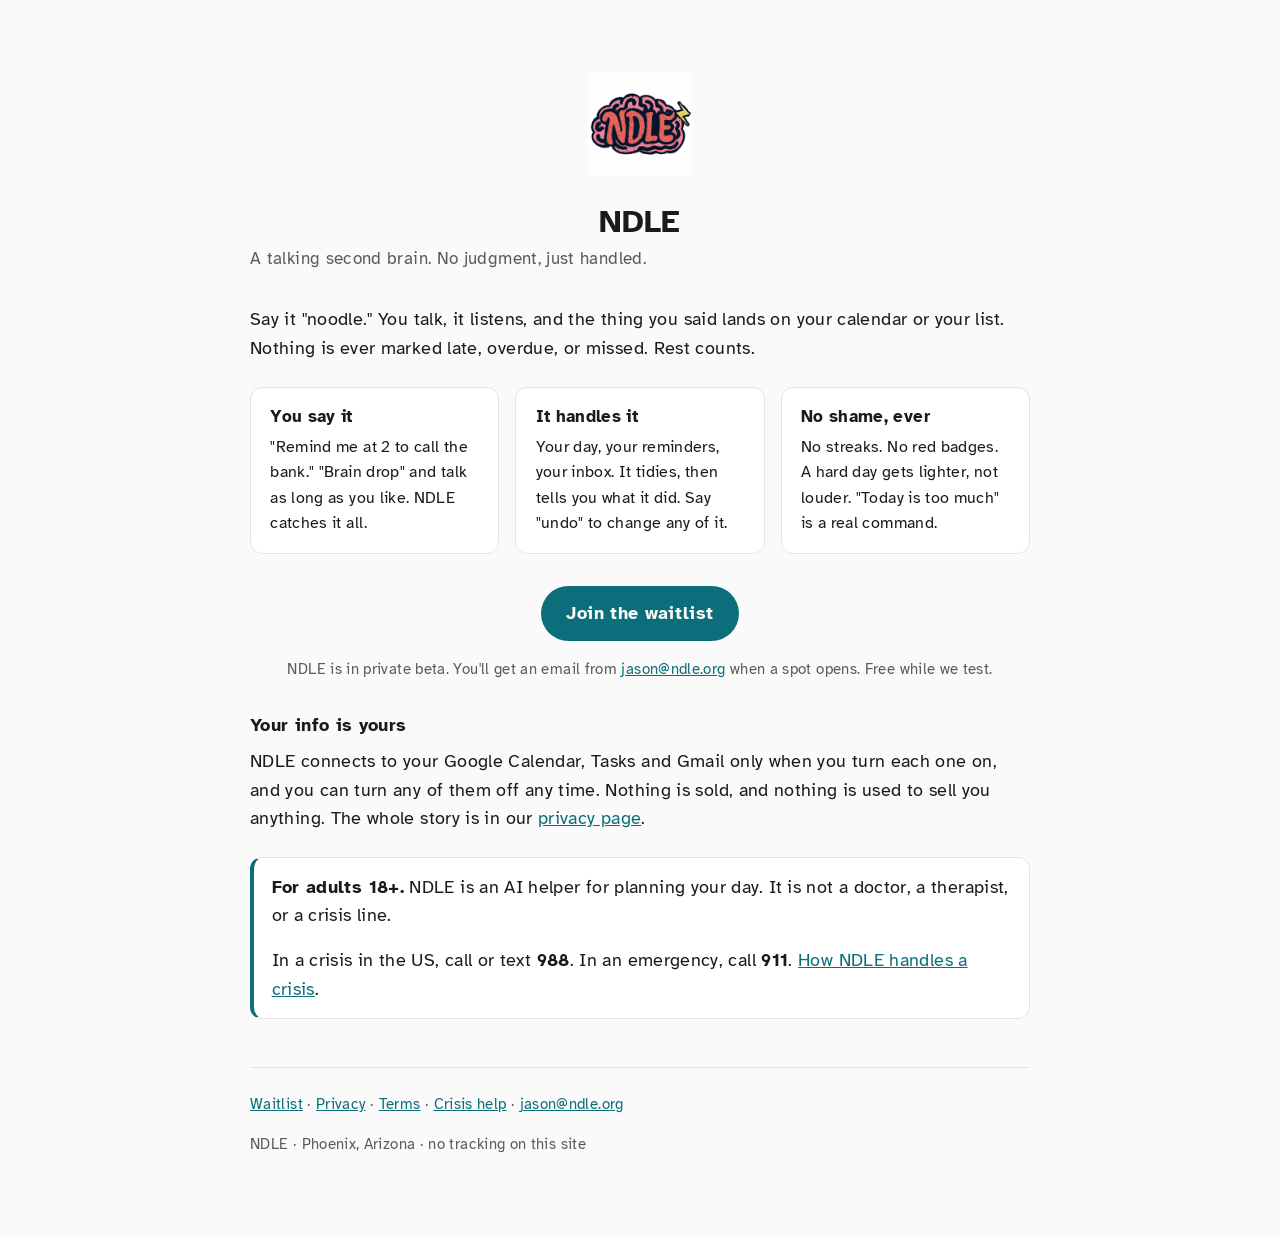
<file: index.html>
<!doctype html>
<html lang="en">
<head>
<meta charset="utf-8">
<meta name="viewport" content="width=device-width, initial-scale=1">
<title>NDLE &mdash; A talking second brain</title>
<meta name="description" content="NDLE is a talking second brain for ADHD and dyslexic minds. No judgment, just handled. In private beta for adults 18+.">
<link rel="preconnect" href="https://fonts.googleapis.com">
<link rel="preconnect" href="https://fonts.gstatic.com" crossorigin>
<link rel="stylesheet" href="https://fonts.googleapis.com/css2?family=Atkinson+Hyperlegible:ital,wght@0,400;0,700;1,400&display=swap">
<link rel="stylesheet" href="_shared.css">
</head>
<body>
<main>
  <div class="hero">
    <span class="mark lg" role="img" aria-label="NDLE"></span>
    <h1>NDLE</h1>
    <p class="tag">A talking second brain. No judgment, just handled.</p>
  </div>

  <p>Say it "noodle." You talk, it listens, and the thing you said lands on your calendar or your list. Nothing is ever marked late, overdue, or missed. Rest counts.</p>

  <div class="cards">
    <div class="card">
      <h2>You say it</h2>
      <p>"Remind me at 2 to call the bank." "Brain drop" and talk as long as you like. NDLE catches it all.</p>
    </div>
    <div class="card">
      <h2>It handles it</h2>
      <p>Your day, your reminders, your inbox. It tidies, then tells you what it did. Say "undo" to change any of it.</p>
    </div>
    <div class="card">
      <h2>No shame, ever</h2>
      <p>No streaks. No red badges. A hard day gets lighter, not louder. "Today is too much" is a real command.</p>
    </div>
  </div>

  <p class="center"><a class="cta" href="waitlist.html">Join the waitlist</a></p>
  <p class="center muted">NDLE is in private beta. You'll get an email from <a href="mailto:jason@ndle.org">jason@ndle.org</a> when a spot opens. Free while we test.</p>

  <h2>Your info is yours</h2>
  <p>NDLE connects to your Google Calendar, Tasks and Gmail only when you turn each one on, and you can turn any of them off any time. Nothing is sold, and nothing is used to sell you anything. The whole story is in our <a href="privacy.html">privacy page</a>.</p>

  <div class="note">
    <p><strong>For adults 18+.</strong> NDLE is an AI helper for planning your day. It is not a doctor, a therapist, or a crisis line.</p>
    <p style="margin:0">In a crisis in the US, call or text <strong>988</strong>. In an emergency, call <strong>911</strong>. <a href="crisis.html">How NDLE handles a crisis</a>.</p>
  </div>

  <nav class="foot">
    <p class="muted"><a href="waitlist.html">Waitlist</a> &middot; <a href="privacy.html">Privacy</a> &middot; <a href="terms.html">Terms</a> &middot; <a href="crisis.html">Crisis help</a> &middot; <a href="mailto:jason@ndle.org">jason@ndle.org</a></p>
    <p class="muted">NDLE &middot; Phoenix, Arizona &middot; no tracking on this site</p>
  </nav>
</main>
</body>
</html>
</file>
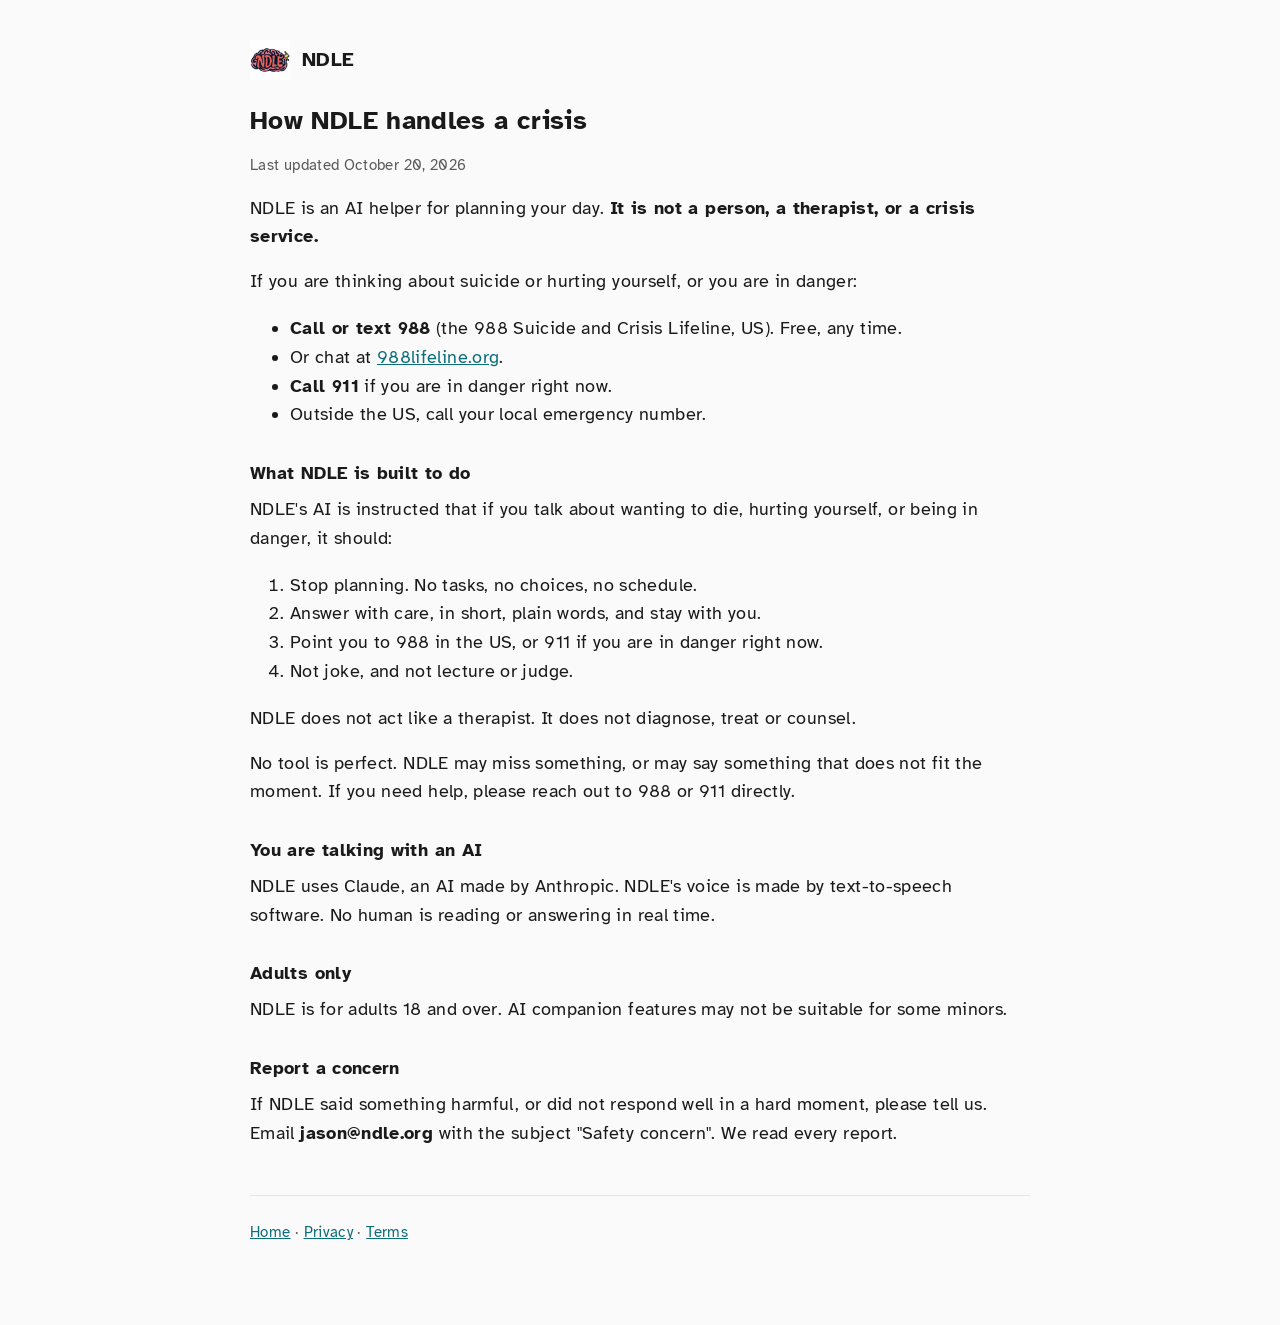
<file: crisis.html>
<!doctype html>
<html lang="en">
<head>
<meta charset="utf-8">
<meta name="viewport" content="width=device-width, initial-scale=1">
<title>NDLE &mdash; How NDLE handles a crisis</title>
<link rel="preconnect" href="https://fonts.googleapis.com">
<link rel="preconnect" href="https://fonts.gstatic.com" crossorigin>
<link rel="stylesheet" href="https://fonts.googleapis.com/css2?family=Atkinson+Hyperlegible:ital,wght@0,400;0,700;1,400&display=swap">
<link rel="stylesheet" href="_shared.css">
</head>
<body>
<main>
  <div class="brand"><span class="mark sm"></span><span>NDLE</span></div>
  <h1>How NDLE handles a crisis</h1>
  <p class="muted">Last updated October 20, 2026</p>
  <p>NDLE is an AI helper for planning your day. <strong>It is not a person, a therapist, or a crisis service.</strong></p>
  <p>If you are thinking about suicide or hurting yourself, or you are in danger:</p>
  <ul>
  <li><strong>Call or text 988</strong> (the 988 Suicide and Crisis Lifeline, US). Free, any time.</li>
  <li>Or chat at <a href="https://988lifeline.org">988lifeline.org</a>.</li>
  <li><strong>Call 911</strong> if you are in danger right now.</li>
  <li>Outside the US, call your local emergency number.</li>
  </ul>
  
  <h2>What NDLE is built to do</h2>
  <p>NDLE's AI is instructed that if you talk about wanting to die, hurting yourself, or being in danger, it should:</p>
  <ol>
  <li>Stop planning. No tasks, no choices, no schedule.</li>
  <li>Answer with care, in short, plain words, and stay with you.</li>
  <li>Point you to 988 in the US, or 911 if you are in danger right now.</li>
  <li>Not joke, and not lecture or judge.</li>
  </ol>
  <p>NDLE does not act like a therapist. It does not diagnose, treat or counsel.</p>
  <p>No tool is perfect. NDLE may miss something, or may say something that does not fit the moment. If you need help, please reach out to 988 or 911 directly.</p>
  
  <h2>You are talking with an AI</h2>
  <p>NDLE uses Claude, an AI made by Anthropic. NDLE's voice is made by text-to-speech software. No human is reading or answering in real time.</p>
  
  <h2>Adults only</h2>
  <p>NDLE is for adults 18 and over. AI companion features may not be suitable for some minors.</p>
  
  <h2>Report a concern</h2>
  <p>If NDLE said something harmful, or did not respond well in a hard moment, please tell us. Email <strong>jason@ndle.org</strong> with the subject "Safety concern". We read every report.</p>

  <nav class="foot"><p class="muted"><a href="index.html">Home</a> &middot; <a href="privacy.html">Privacy</a> &middot; <a href="terms.html">Terms</a></p></nav>
</main>
</body>
</html>
</file>
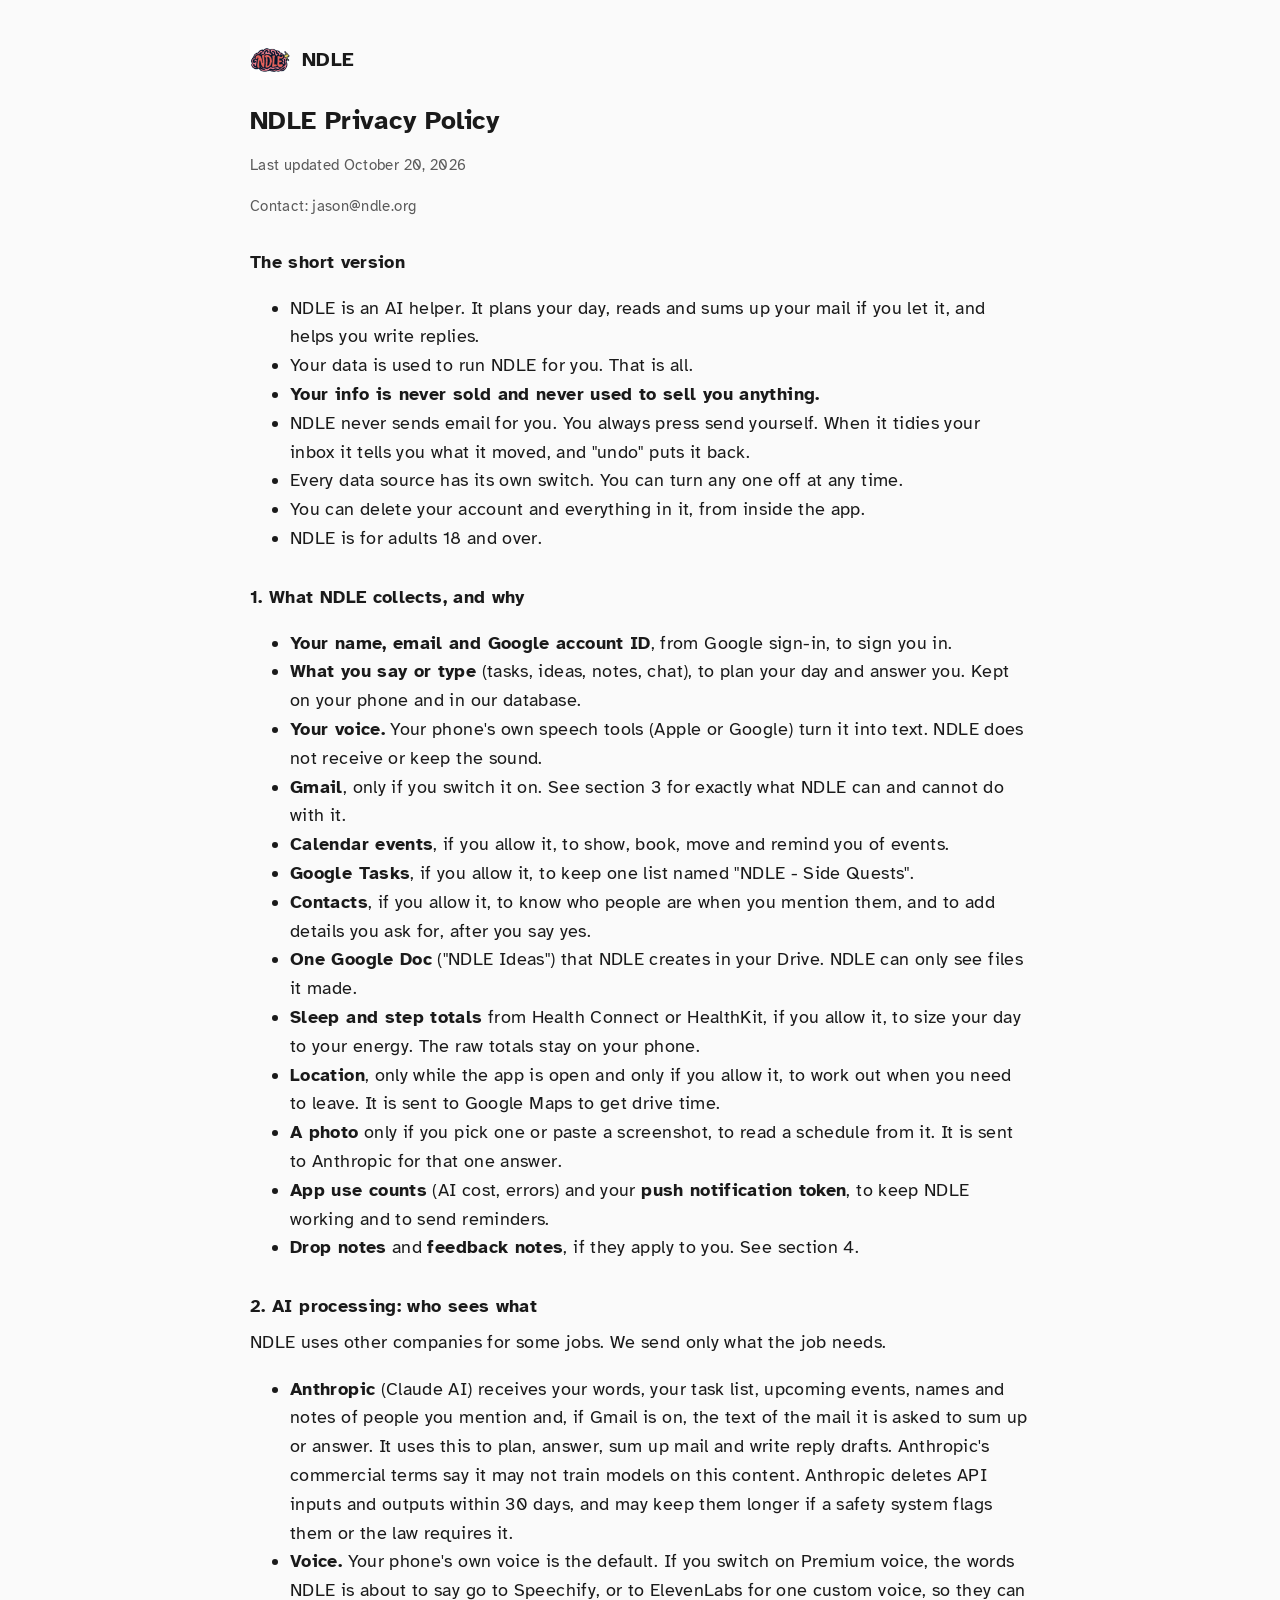
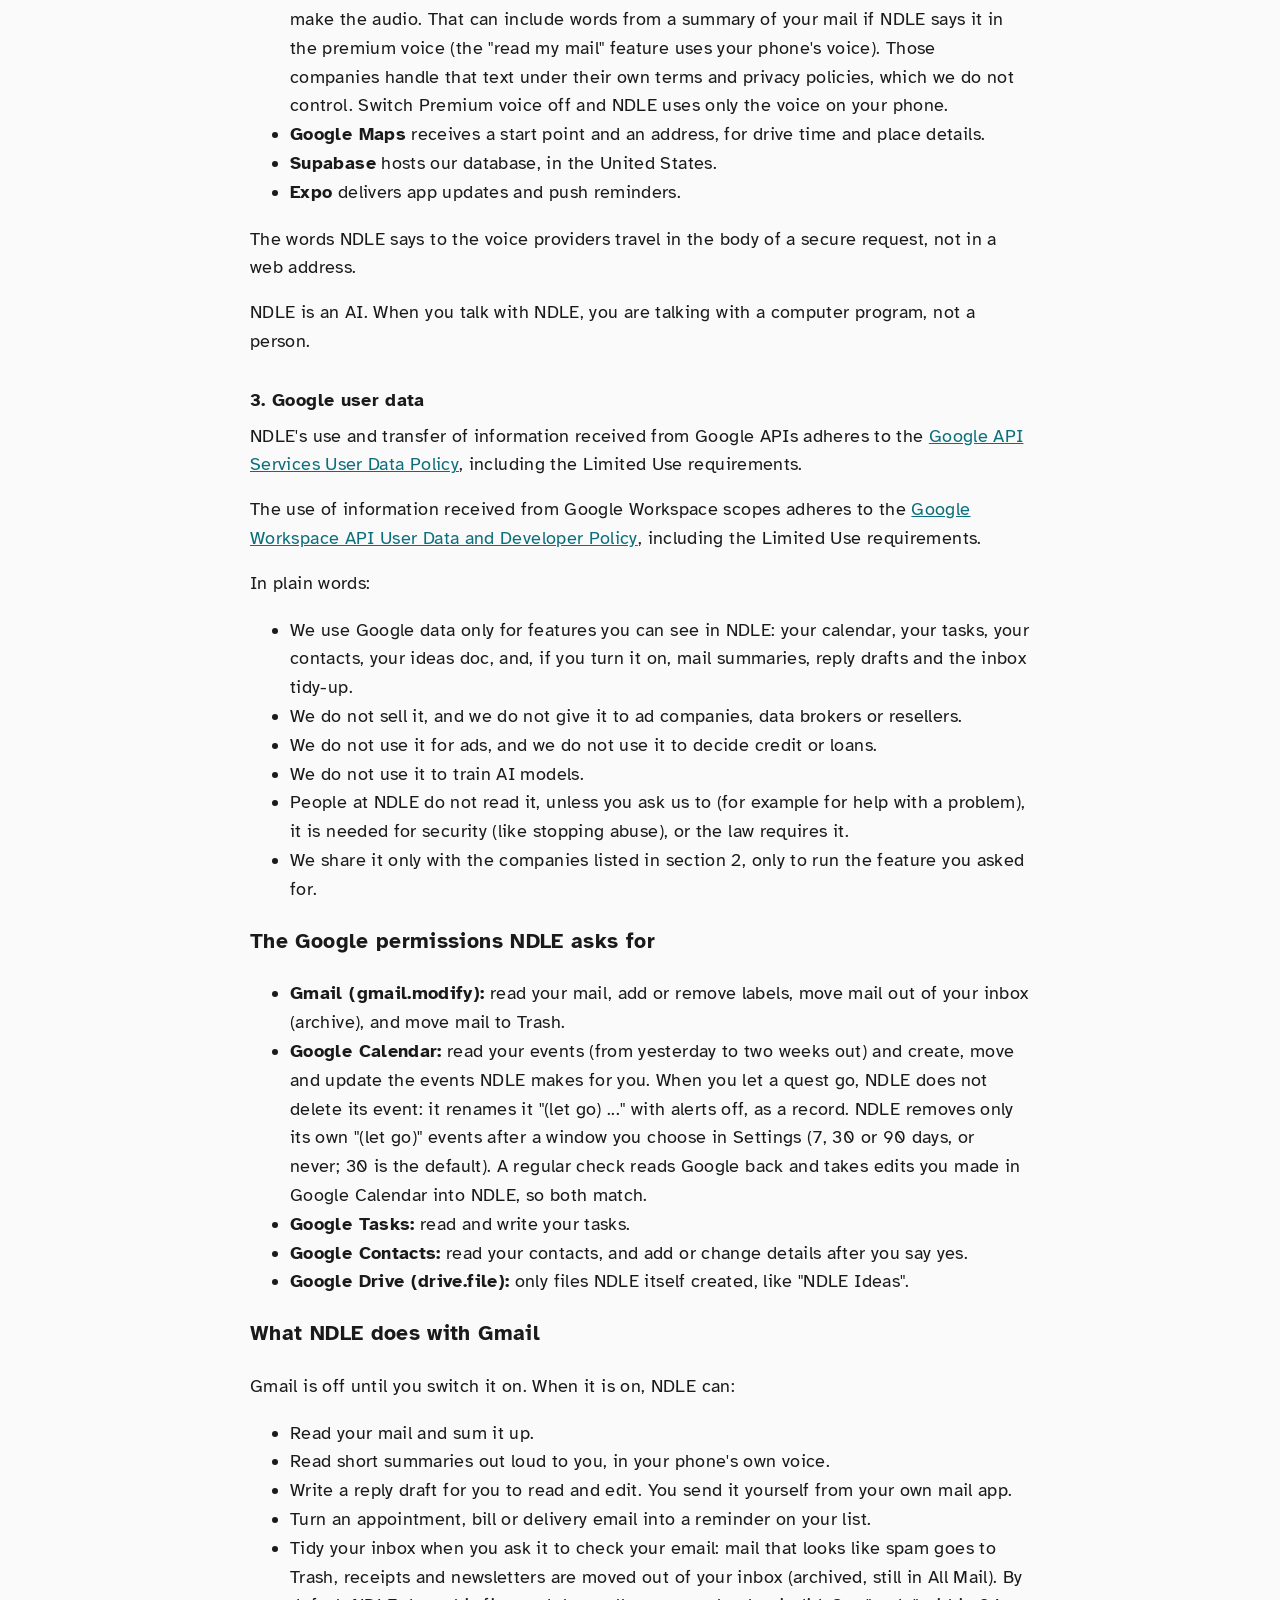
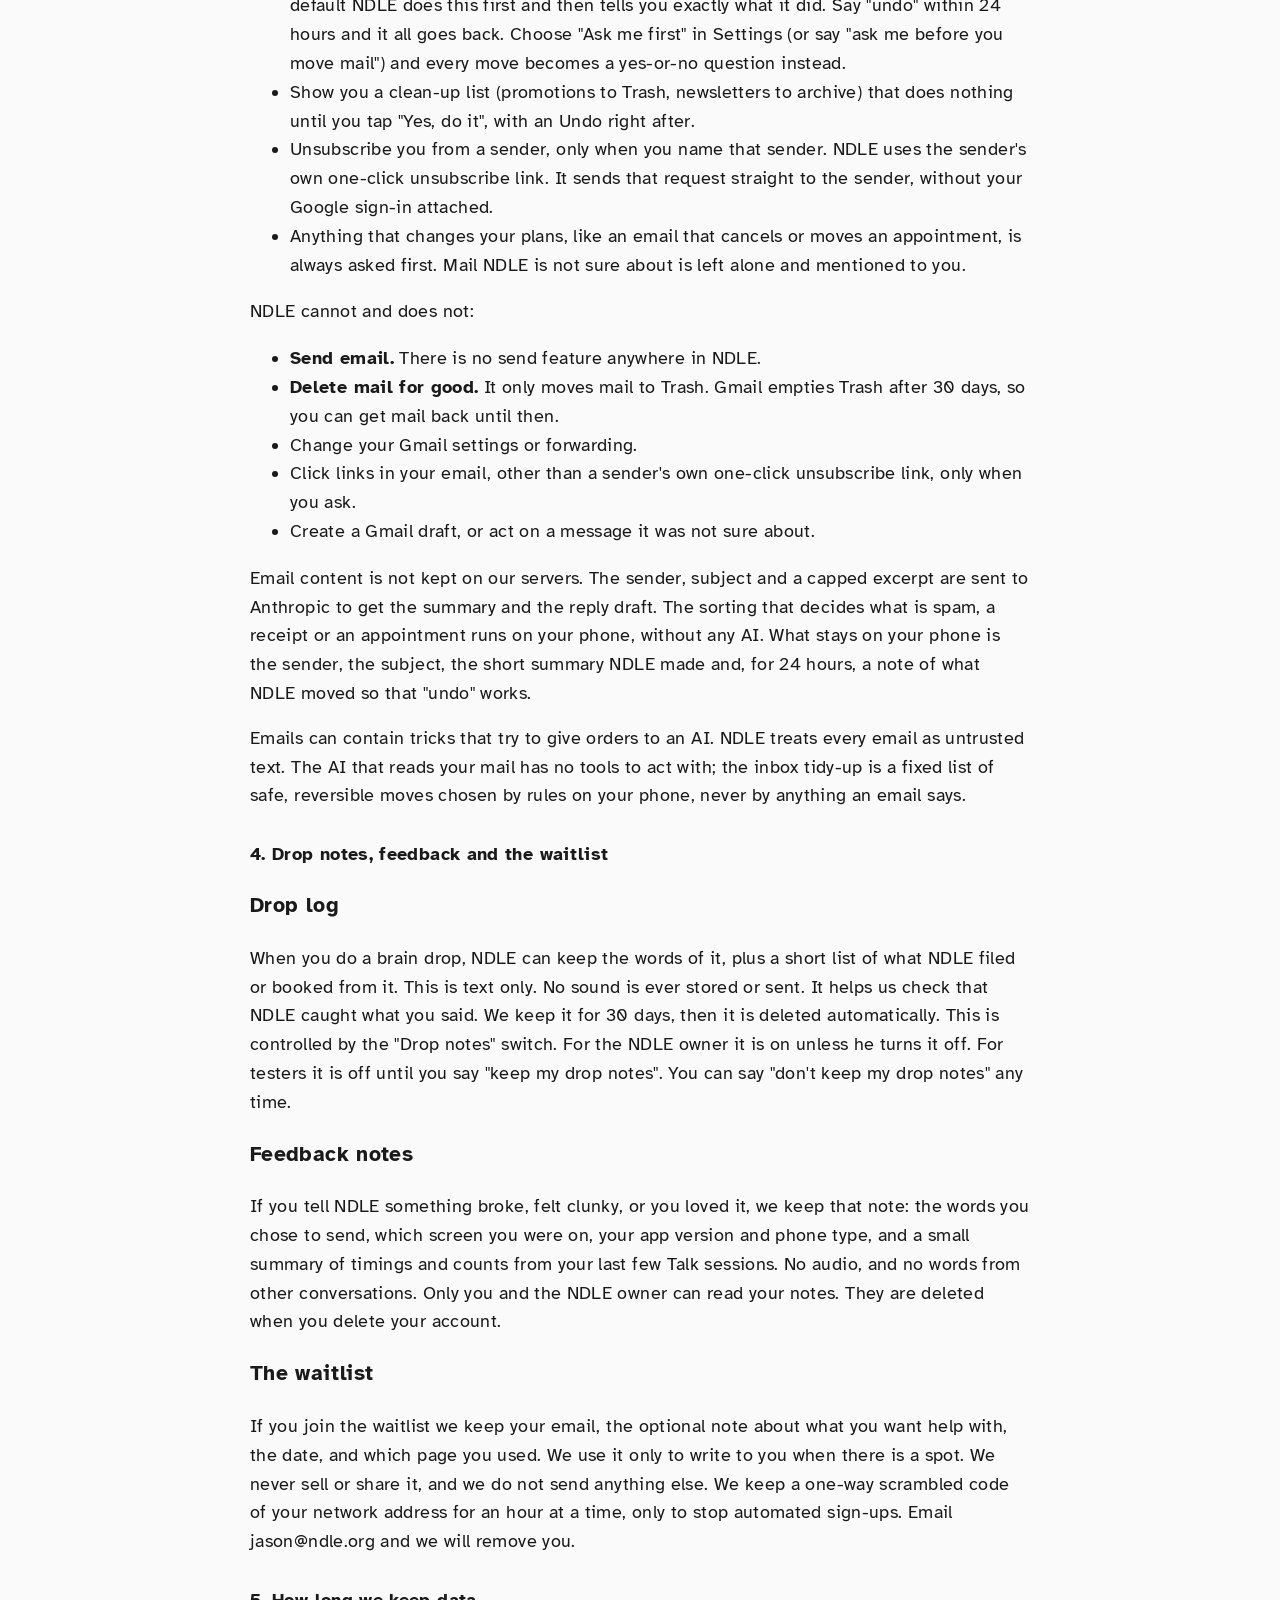
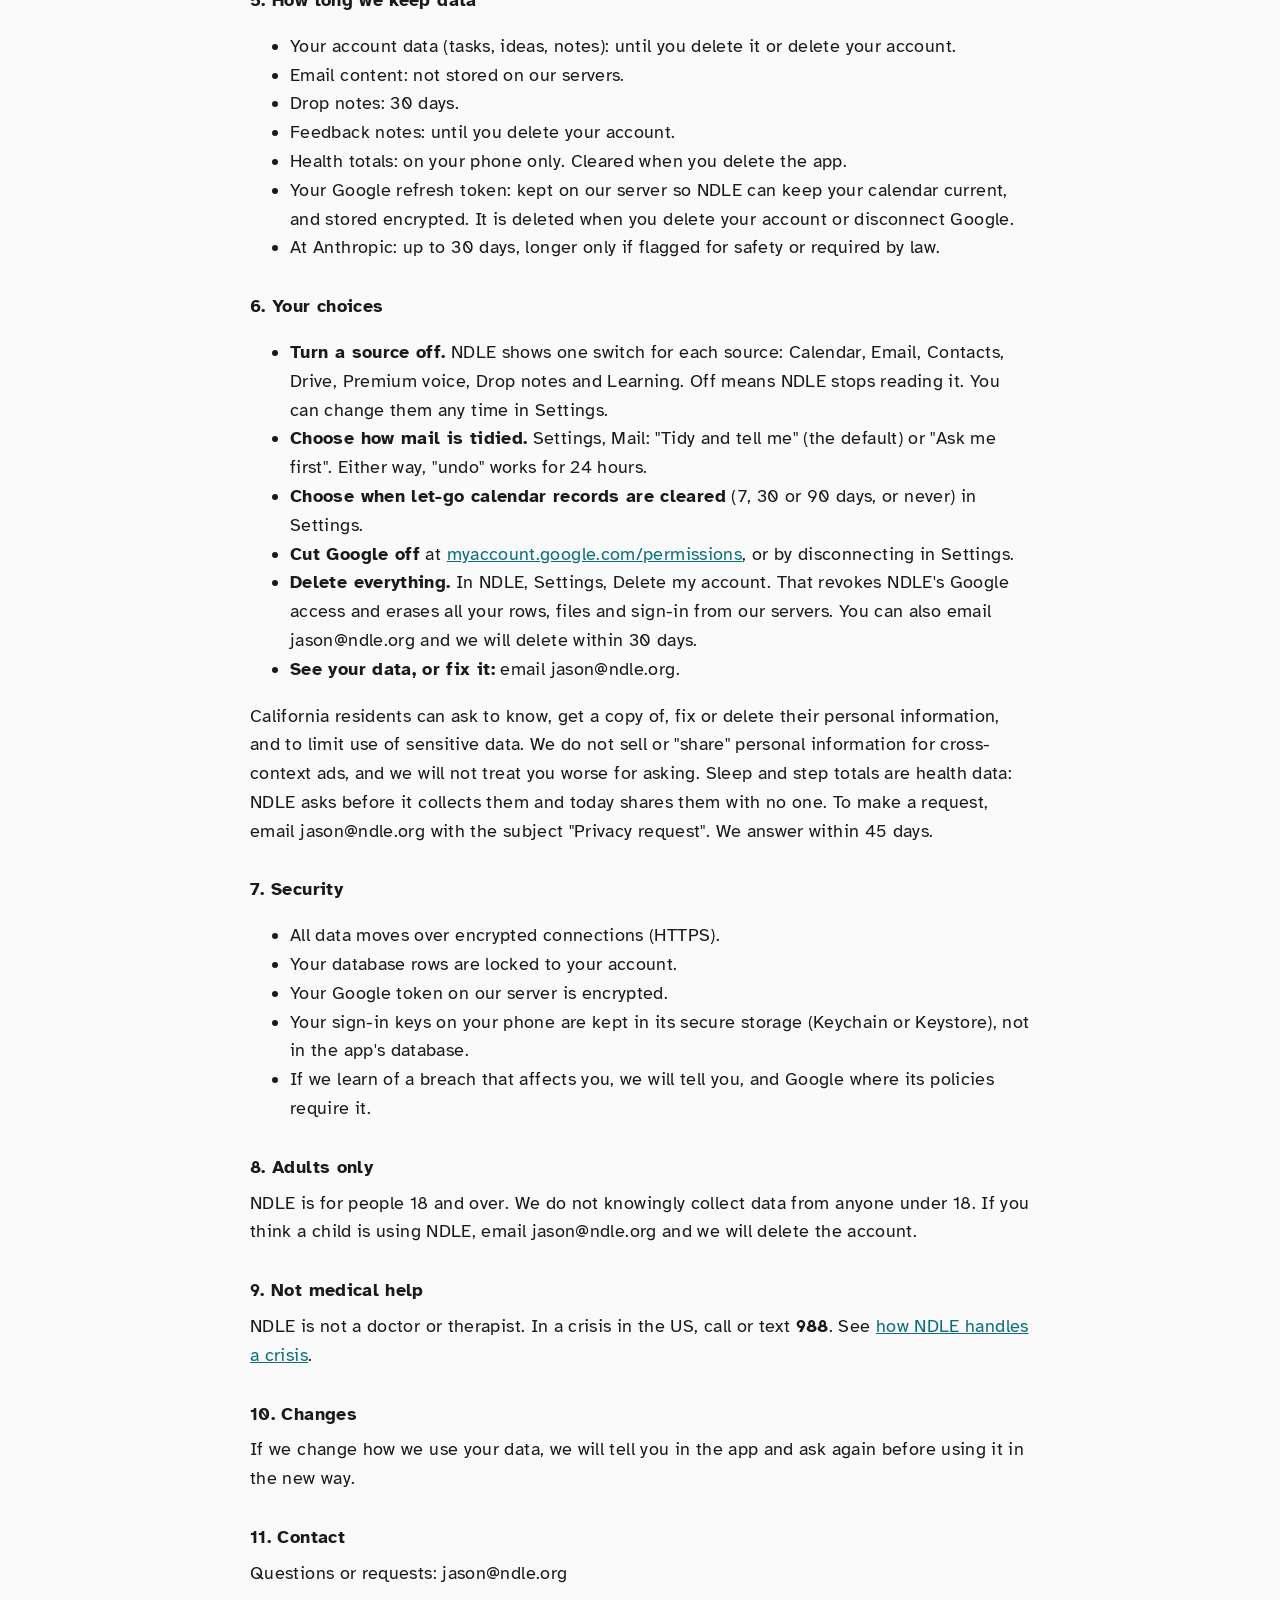
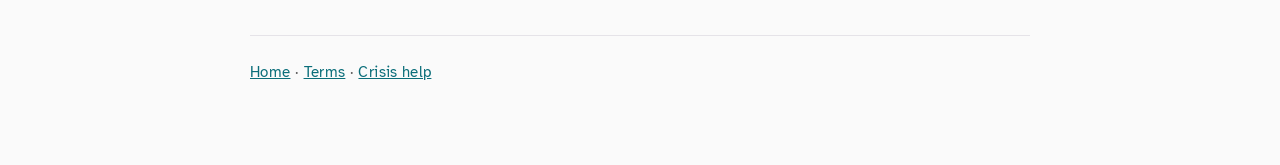
<file: privacy.html>
<!doctype html>
<html lang="en">
<head>
<meta charset="utf-8">
<meta name="viewport" content="width=device-width, initial-scale=1">
<title>NDLE &mdash; Privacy Policy</title>
<link rel="preconnect" href="https://fonts.googleapis.com">
<link rel="preconnect" href="https://fonts.gstatic.com" crossorigin>
<link rel="stylesheet" href="https://fonts.googleapis.com/css2?family=Atkinson+Hyperlegible:ital,wght@0,400;0,700;1,400&display=swap">
<link rel="stylesheet" href="_shared.css">
</head>
<body>
<main>
  <div class="brand"><span class="mark sm"></span><span>NDLE</span></div>
  <h1>NDLE Privacy Policy</h1>
  <p class="muted">Last updated October 20, 2026</p>
  <p class="muted">Contact: jason@ndle.org</p>
  
  <h2>The short version</h2>
  <ul>
  <li>NDLE is an AI helper. It plans your day, reads and sums up your mail if you let it, and helps you write replies.</li>
  <li>Your data is used to run NDLE for you. That is all.</li>
  <li><strong>Your info is never sold and never used to sell you anything.</strong></li>
  <li>NDLE never sends email for you. You always press send yourself. When it tidies your inbox it tells you what it moved, and "undo" puts it back.</li>
  <li>Every data source has its own switch. You can turn any one off at any time.</li>
  <li>You can delete your account and everything in it, from inside the app.</li>
  <li>NDLE is for adults 18 and over.</li>
  </ul>
  
  <h2>1. What NDLE collects, and why</h2>
  <ul>
  <li><strong>Your name, email and Google account ID</strong>, from Google sign-in, to sign you in.</li>
  <li><strong>What you say or type</strong> (tasks, ideas, notes, chat), to plan your day and answer you. Kept on your phone and in our database.</li>
  <li><strong>Your voice.</strong> Your phone's own speech tools (Apple or Google) turn it into text. NDLE does not receive or keep the sound.</li>
  <li><strong>Gmail</strong>, only if you switch it on. See section 3 for exactly what NDLE can and cannot do with it.</li>
  <li><strong>Calendar events</strong>, if you allow it, to show, book, move and remind you of events.</li>
  <li><strong>Google Tasks</strong>, if you allow it, to keep one list named "NDLE - Side Quests".</li>
  <li><strong>Contacts</strong>, if you allow it, to know who people are when you mention them, and to add details you ask for, after you say yes.</li>
  <li><strong>One Google Doc</strong> ("NDLE Ideas") that NDLE creates in your Drive. NDLE can only see files it made.</li>
  <li><strong>Sleep and step totals</strong> from Health Connect or HealthKit, if you allow it, to size your day to your energy. The raw totals stay on your phone.</li>
  <li><strong>Location</strong>, only while the app is open and only if you allow it, to work out when you need to leave. It is sent to Google Maps to get drive time.</li>
  <li><strong>A photo</strong> only if you pick one or paste a screenshot, to read a schedule from it. It is sent to Anthropic for that one answer.</li>
  <li><strong>App use counts</strong> (AI cost, errors) and your <strong>push notification token</strong>, to keep NDLE working and to send reminders.</li>
  <li><strong>Drop notes</strong> and <strong>feedback notes</strong>, if they apply to you. See section 4.</li>
  </ul>
  
  <h2>2. AI processing: who sees what</h2>
  <p>NDLE uses other companies for some jobs. We send only what the job needs.</p>
  <ul>
  <li><strong>Anthropic</strong> (Claude AI) receives your words, your task list, upcoming events, names and notes of people you mention and, if Gmail is on, the text of the mail it is asked to sum up or answer. It uses this to plan, answer, sum up mail and write reply drafts. Anthropic's commercial terms say it may not train models on this content. Anthropic deletes API inputs and outputs within 30 days, and may keep them longer if a safety system flags them or the law requires it.</li>
  <li><strong>Voice.</strong> Your phone's own voice is the default. If you switch on Premium voice, the words NDLE is about to say go to Speechify, or to ElevenLabs for one custom voice, so they can make the audio. That can include words from a summary of your mail if NDLE says it in the premium voice (the "read my mail" feature uses your phone's voice). Those companies handle that text under their own terms and privacy policies, which we do not control. Switch Premium voice off and NDLE uses only the voice on your phone.</li>
  <li><strong>Google Maps</strong> receives a start point and an address, for drive time and place details.</li>
  <li><strong>Supabase</strong> hosts our database, in the United States.</li>
  <li><strong>Expo</strong> delivers app updates and push reminders.</li>
  </ul>
  <p>The words NDLE says to the voice providers travel in the body of a secure request, not in a web address.</p>
  <p>NDLE is an AI. When you talk with NDLE, you are talking with a computer program, not a person.</p>
  
  <h2>3. Google user data</h2>
  <p>NDLE's use and transfer of information received from Google APIs adheres to the <a href="https://developers.google.com/terms/api-services-user-data-policy">Google API Services User Data Policy</a>, including the Limited Use requirements.</p>
  <p>The use of information received from Google Workspace scopes adheres to the <a href="https://developers.google.com/workspace/workspace-api-user-data-developer-policy">Google Workspace API User Data and Developer Policy</a>, including the Limited Use requirements.</p>
  <p>In plain words:</p>
  <ul>
  <li>We use Google data only for features you can see in NDLE: your calendar, your tasks, your contacts, your ideas doc, and, if you turn it on, mail summaries, reply drafts and the inbox tidy-up.</li>
  <li>We do not sell it, and we do not give it to ad companies, data brokers or resellers.</li>
  <li>We do not use it for ads, and we do not use it to decide credit or loans.</li>
  <li>We do not use it to train AI models.</li>
  <li>People at NDLE do not read it, unless you ask us to (for example for help with a problem), it is needed for security (like stopping abuse), or the law requires it.</li>
  <li>We share it only with the companies listed in section 2, only to run the feature you asked for.</li>
  </ul>
  
  <h3>The Google permissions NDLE asks for</h3>
  <ul>
  <li><strong>Gmail (gmail.modify):</strong> read your mail, add or remove labels, move mail out of your inbox (archive), and move mail to Trash.</li>
  <li><strong>Google Calendar:</strong> read your events (from yesterday to two weeks out) and create, move and update the events NDLE makes for you. When you let a quest go, NDLE does not delete its event: it renames it "(let go) ..." with alerts off, as a record. NDLE removes only its own "(let go)" events after a window you choose in Settings (7, 30 or 90 days, or never; 30 is the default). A regular check reads Google back and takes edits you made in Google Calendar into NDLE, so both match.</li>
  <li><strong>Google Tasks:</strong> read and write your tasks.</li>
  <li><strong>Google Contacts:</strong> read your contacts, and add or change details after you say yes.</li>
  <li><strong>Google Drive (drive.file):</strong> only files NDLE itself created, like "NDLE Ideas".</li>
  </ul>
  
  <h3>What NDLE does with Gmail</h3>
  <p>Gmail is off until you switch it on. When it is on, NDLE can:</p>
  <ul>
  <li>Read your mail and sum it up.</li>
  <li>Read short summaries out loud to you, in your phone's own voice.</li>
  <li>Write a reply draft for you to read and edit. You send it yourself from your own mail app.</li>
  <li>Turn an appointment, bill or delivery email into a reminder on your list.</li>
  <li>Tidy your inbox when you ask it to check your email: mail that looks like spam goes to Trash, receipts and newsletters are moved out of your inbox (archived, still in All Mail). By default NDLE does this first and then tells you exactly what it did. Say "undo" within 24 hours and it all goes back. Choose "Ask me first" in Settings (or say "ask me before you move mail") and every move becomes a yes-or-no question instead.</li>
  <li>Show you a clean-up list (promotions to Trash, newsletters to archive) that does nothing until you tap "Yes, do it", with an Undo right after.</li>
  <li>Unsubscribe you from a sender, only when you name that sender. NDLE uses the sender's own one-click unsubscribe link. It sends that request straight to the sender, without your Google sign-in attached.</li>
  <li>Anything that changes your plans, like an email that cancels or moves an appointment, is always asked first. Mail NDLE is not sure about is left alone and mentioned to you.</li>
  </ul>
  <p>NDLE cannot and does not:</p>
  <ul>
  <li><strong>Send email.</strong> There is no send feature anywhere in NDLE.</li>
  <li><strong>Delete mail for good.</strong> It only moves mail to Trash. Gmail empties Trash after 30 days, so you can get mail back until then.</li>
  <li>Change your Gmail settings or forwarding.</li>
  <li>Click links in your email, other than a sender's own one-click unsubscribe link, only when you ask.</li>
  <li>Create a Gmail draft, or act on a message it was not sure about.</li>
  </ul>
  <p>Email content is not kept on our servers. The sender, subject and a capped excerpt are sent to Anthropic to get the summary and the reply draft. The sorting that decides what is spam, a receipt or an appointment runs on your phone, without any AI. What stays on your phone is the sender, the subject, the short summary NDLE made and, for 24 hours, a note of what NDLE moved so that "undo" works.</p>
  <p>Emails can contain tricks that try to give orders to an AI. NDLE treats every email as untrusted text. The AI that reads your mail has no tools to act with; the inbox tidy-up is a fixed list of safe, reversible moves chosen by rules on your phone, never by anything an email says.</p>
  
  <h2>4. Drop notes, feedback and the waitlist</h2>
  <h3>Drop log</h3>
  <p>When you do a brain drop, NDLE can keep the words of it, plus a short list of what NDLE filed or booked from it. This is text only. No sound is ever stored or sent. It helps us check that NDLE caught what you said. We keep it for 30 days, then it is deleted automatically. This is controlled by the "Drop notes" switch. For the NDLE owner it is on unless he turns it off. For testers it is off until you say "keep my drop notes". You can say "don't keep my drop notes" any time.</p>
  <h3>Feedback notes</h3>
  <p>If you tell NDLE something broke, felt clunky, or you loved it, we keep that note: the words you chose to send, which screen you were on, your app version and phone type, and a small summary of timings and counts from your last few Talk sessions. No audio, and no words from other conversations. Only you and the NDLE owner can read your notes. They are deleted when you delete your account.</p>
  <h3>The waitlist</h3>
  <p>If you join the waitlist we keep your email, the optional note about what you want help with, the date, and which page you used. We use it only to write to you when there is a spot. We never sell or share it, and we do not send anything else. We keep a one-way scrambled code of your network address for an hour at a time, only to stop automated sign-ups. Email jason@ndle.org and we will remove you.</p>
  
  <h2>5. How long we keep data</h2>
  <ul>
  <li>Your account data (tasks, ideas, notes): until you delete it or delete your account.</li>
  <li>Email content: not stored on our servers.</li>
  <li>Drop notes: 30 days.</li>
  <li>Feedback notes: until you delete your account.</li>
  <li>Health totals: on your phone only. Cleared when you delete the app.</li>
  <li>Your Google refresh token: kept on our server so NDLE can keep your calendar current, and stored encrypted. It is deleted when you delete your account or disconnect Google.</li>
  <li>At Anthropic: up to 30 days, longer only if flagged for safety or required by law.</li>
  </ul>
  
  <h2>6. Your choices</h2>
  <ul>
  <li><strong>Turn a source off.</strong> NDLE shows one switch for each source: Calendar, Email, Contacts, Drive, Premium voice, Drop notes and Learning. Off means NDLE stops reading it. You can change them any time in Settings.</li>
  <li><strong>Choose how mail is tidied.</strong> Settings, Mail: "Tidy and tell me" (the default) or "Ask me first". Either way, "undo" works for 24 hours.</li>
  <li><strong>Choose when let-go calendar records are cleared</strong> (7, 30 or 90 days, or never) in Settings.</li>
  <li><strong>Cut Google off</strong> at <a href="https://myaccount.google.com/permissions">myaccount.google.com/permissions</a>, or by disconnecting in Settings.</li>
  <li><strong>Delete everything.</strong> In NDLE, Settings, Delete my account. That revokes NDLE's Google access and erases all your rows, files and sign-in from our servers. You can also email jason@ndle.org and we will delete within 30 days.</li>
  <li><strong>See your data, or fix it:</strong> email jason@ndle.org.</li>
  </ul>
  <p>California residents can ask to know, get a copy of, fix or delete their personal information, and to limit use of sensitive data. We do not sell or "share" personal information for cross-context ads, and we will not treat you worse for asking. Sleep and step totals are health data: NDLE asks before it collects them and today shares them with no one. To make a request, email jason@ndle.org with the subject "Privacy request". We answer within 45 days.</p>
  
  <h2>7. Security</h2>
  <ul>
  <li>All data moves over encrypted connections (HTTPS).</li>
  <li>Your database rows are locked to your account.</li>
  <li>Your Google token on our server is encrypted.</li>
  <li>Your sign-in keys on your phone are kept in its secure storage (Keychain or Keystore), not in the app's database.</li>
  <li>If we learn of a breach that affects you, we will tell you, and Google where its policies require it.</li>
  </ul>
  
  <h2>8. Adults only</h2>
  <p>NDLE is for people 18 and over. We do not knowingly collect data from anyone under 18. If you think a child is using NDLE, email jason@ndle.org and we will delete the account.</p>
  
  <h2>9. Not medical help</h2>
  <p>NDLE is not a doctor or therapist. In a crisis in the US, call or text <strong>988</strong>. See <a href="crisis.html">how NDLE handles a crisis</a>.</p>
  
  <h2>10. Changes</h2>
  <p>If we change how we use your data, we will tell you in the app and ask again before using it in the new way.</p>
  
  <h2>11. Contact</h2>
  <p>Questions or requests: jason@ndle.org</p>

  <nav class="foot"><p class="muted"><a href="index.html">Home</a> &middot; <a href="terms.html">Terms</a> &middot; <a href="crisis.html">Crisis help</a></p></nav>
</main>
</body>
</html>
</file>
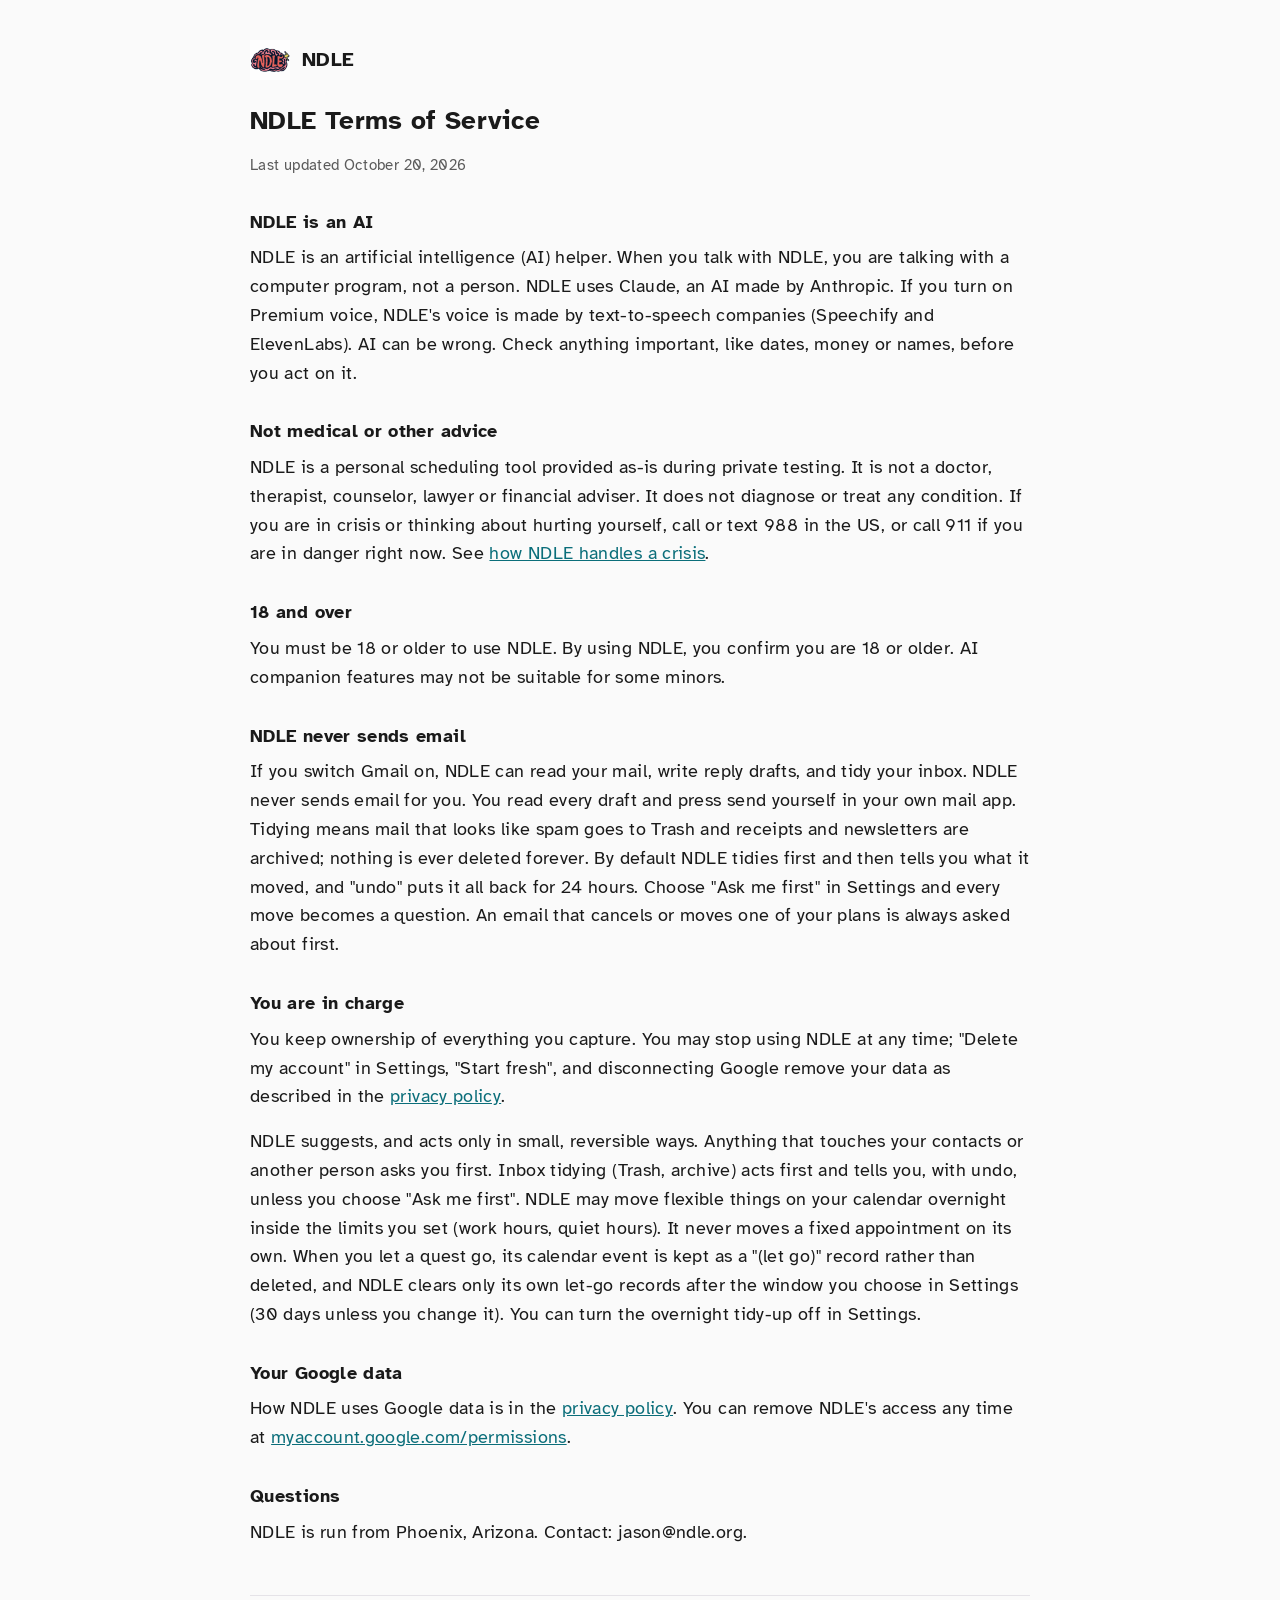
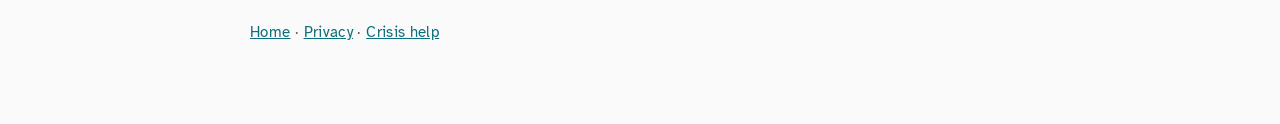
<file: terms.html>
<!doctype html>
<html lang="en">
<head>
<meta charset="utf-8">
<meta name="viewport" content="width=device-width, initial-scale=1">
<title>NDLE &mdash; Terms of Service</title>
<link rel="preconnect" href="https://fonts.googleapis.com">
<link rel="preconnect" href="https://fonts.gstatic.com" crossorigin>
<link rel="stylesheet" href="https://fonts.googleapis.com/css2?family=Atkinson+Hyperlegible:ital,wght@0,400;0,700;1,400&display=swap">
<link rel="stylesheet" href="_shared.css">
</head>
<body>
<main>
  <div class="brand"><span class="mark sm"></span><span>NDLE</span></div>
  <h1>NDLE Terms of Service</h1>
  <p class="muted">Last updated October 20, 2026</p>
  
  <h2>NDLE is an AI</h2>
  <p>NDLE is an artificial intelligence (AI) helper. When you talk with NDLE, you are talking with a computer program, not a person. NDLE uses Claude, an AI made by Anthropic. If you turn on Premium voice, NDLE's voice is made by text-to-speech companies (Speechify and ElevenLabs). AI can be wrong. Check anything important, like dates, money or names, before you act on it.</p>
  
  <h2>Not medical or other advice</h2>
  <p>NDLE is a personal scheduling tool provided as-is during private testing. It is not a doctor, therapist, counselor, lawyer or financial adviser. It does not diagnose or treat any condition. If you are in crisis or thinking about hurting yourself, call or text 988 in the US, or call 911 if you are in danger right now. See <a href="crisis.html">how NDLE handles a crisis</a>.</p>
  
  <h2>18 and over</h2>
  <p>You must be 18 or older to use NDLE. By using NDLE, you confirm you are 18 or older. AI companion features may not be suitable for some minors.</p>
  
  <h2>NDLE never sends email</h2>
  <p>If you switch Gmail on, NDLE can read your mail, write reply drafts, and tidy your inbox. NDLE never sends email for you. You read every draft and press send yourself in your own mail app. Tidying means mail that looks like spam goes to Trash and receipts and newsletters are archived; nothing is ever deleted forever. By default NDLE tidies first and then tells you what it moved, and "undo" puts it all back for 24 hours. Choose "Ask me first" in Settings and every move becomes a question. An email that cancels or moves one of your plans is always asked about first.</p>
  
  <h2>You are in charge</h2>
  <p>You keep ownership of everything you capture. You may stop using NDLE at any time; "Delete my account" in Settings, "Start fresh", and disconnecting Google remove your data as described in the <a href="privacy.html">privacy policy</a>.</p>
  <p>NDLE suggests, and acts only in small, reversible ways. Anything that touches your contacts or another person asks you first. Inbox tidying (Trash, archive) acts first and tells you, with undo, unless you choose "Ask me first". NDLE may move flexible things on your calendar overnight inside the limits you set (work hours, quiet hours). It never moves a fixed appointment on its own. When you let a quest go, its calendar event is kept as a "(let go)" record rather than deleted, and NDLE clears only its own let-go records after the window you choose in Settings (30 days unless you change it). You can turn the overnight tidy-up off in Settings.</p>
  
  <h2>Your Google data</h2>
  <p>How NDLE uses Google data is in the <a href="privacy.html">privacy policy</a>. You can remove NDLE's access any time at <a href="https://myaccount.google.com/permissions">myaccount.google.com/permissions</a>.</p>
  
  <h2>Questions</h2>
  <p>NDLE is run from Phoenix, Arizona. Contact: jason@ndle.org.</p>

  <nav class="foot"><p class="muted"><a href="index.html">Home</a> &middot; <a href="privacy.html">Privacy</a> &middot; <a href="crisis.html">Crisis help</a></p></nav>
</main>
</body>
</html>
</file>
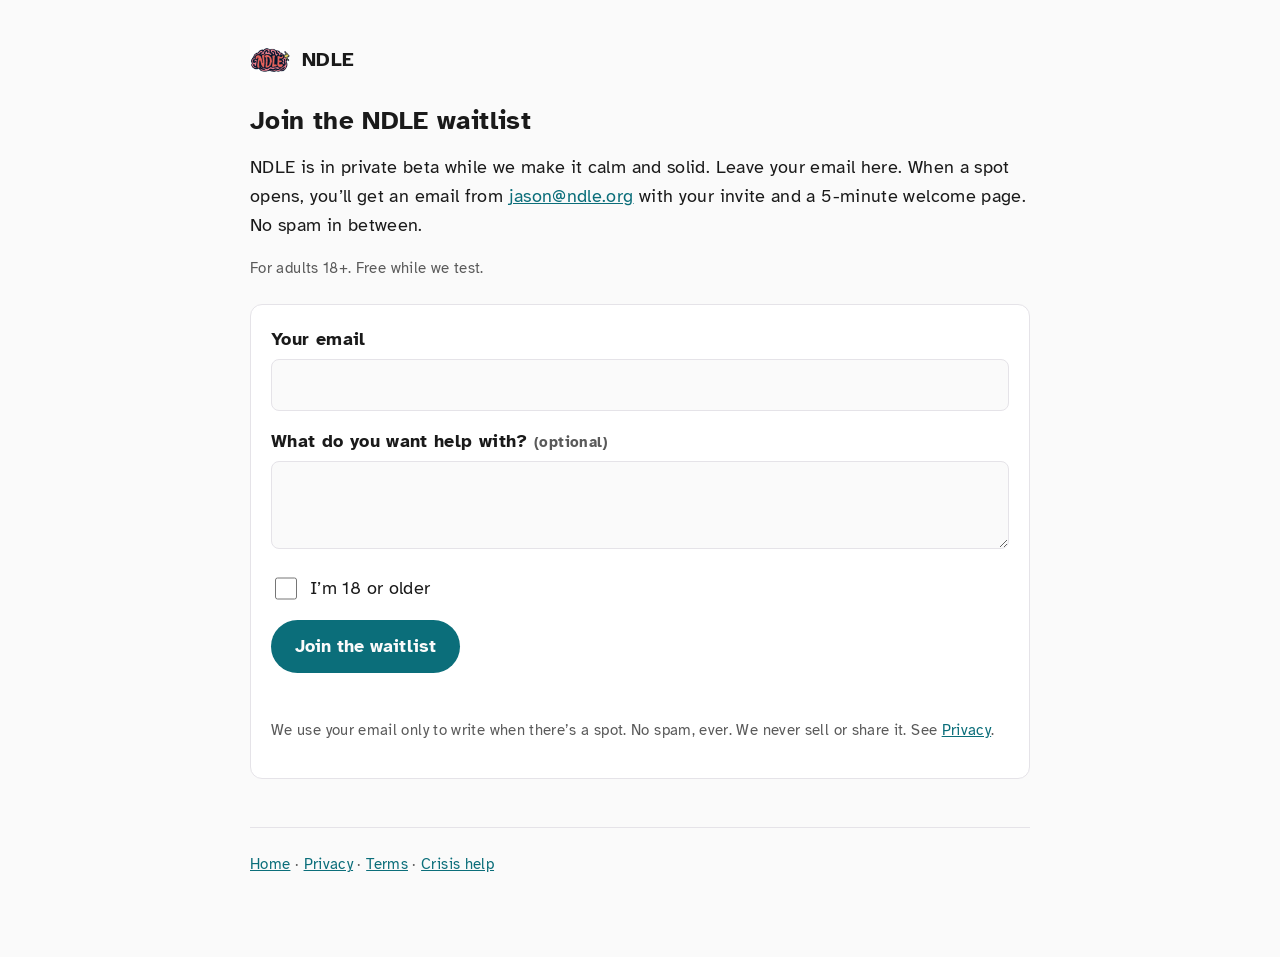
<file: waitlist.html>
<!doctype html>
<html lang="en">
<head>
<meta charset="utf-8">
<meta name="viewport" content="width=device-width, initial-scale=1">
<title>NDLE &mdash; Waitlist</title>
<link rel="preconnect" href="https://fonts.googleapis.com">
<link rel="preconnect" href="https://fonts.gstatic.com" crossorigin>
<link rel="stylesheet" href="https://fonts.googleapis.com/css2?family=Atkinson+Hyperlegible:ital,wght@0,400;0,700;1,400&display=swap">
<link rel="stylesheet" href="_shared.css">
<style>
  form.wl { margin: 1.5rem 0 2rem; padding: 1.25rem; background: var(--card); border: 1px solid var(--line); border-radius: 12px; }
  form.wl label { display: block; font-weight: 600; margin: 0 0 0.35rem; }
  form.wl input[type=email], form.wl textarea { width: 100%; box-sizing: border-box; font: inherit; line-height: 1.5; padding: 0.7rem 0.8rem; border: 1px solid var(--line); border-radius: 8px; background: var(--bg); color: var(--ink); margin-bottom: 1rem; }
  form.wl textarea { min-height: 5.5rem; resize: vertical; }
  form.wl .check { display: flex; gap: 0.6rem; align-items: flex-start; margin: 0 0 1.1rem; }
  form.wl .check input { width: 1.4rem; height: 1.4rem; margin-top: 0.2rem; flex: 0 0 auto; }
  form.wl .check label { font-weight: 400; margin: 0; }
  form.wl button { font: inherit; font-weight: 600; color: var(--accent-ink); background: var(--accent); border: 0; min-height: 44px; border-radius: 999px; padding: 0.75rem 1.5rem; cursor: pointer; }
  form.wl button:disabled { opacity: 0.6; cursor: default; }
  form.wl button:focus-visible, form.wl input:focus-visible, form.wl textarea:focus-visible { outline: 3px solid var(--focus); outline-offset: 2px; }
  .hp { position: absolute; left: -10000px; width: 1px; height: 1px; overflow: hidden; }
  .wl-msg { margin: 1rem 0 0; min-height: 1.6em; font-weight: 600; }
</style>
</head>
<body>
<main>
  <div class="brand"><span class="mark sm"></span><span>NDLE</span></div>

  <h1>Join the NDLE waitlist</h1>
  <p>NDLE is in private beta while we make it calm and solid. Leave your email here. When a spot opens, you&rsquo;ll get an email from <a href="mailto:jason@ndle.org">jason@ndle.org</a> with your invite and a 5-minute welcome page. No spam in between.</p>
  <p class="muted">For adults 18+. Free while we test.</p>

  <form class="wl" id="wl" method="post" action="https://ygzcoivjqpoxxuyibqya.supabase.co/functions/v1/site/waitlist/join" novalidate>
    <input type="hidden" name="source" value="ndle.org">
    <div class="hp" aria-hidden="true"><label for="wl-website">Leave this empty</label><input type="text" id="wl-website" name="website" tabindex="-1" autocomplete="off"></div>

    <label for="wl-email">Your email</label>
    <input type="email" id="wl-email" name="email" required autocomplete="email" inputmode="email">

    <label for="wl-note">What do you want help with? <span class="muted">(optional)</span></label>
    <textarea id="wl-note" name="note" maxlength="500"></textarea>

    <div class="check"><input type="checkbox" id="wl-adult" name="adult" required><label for="wl-adult">I&rsquo;m 18 or older</label></div>

    <button type="submit">Join the waitlist</button>
    <p class="wl-msg" role="status" aria-live="polite"></p>
    <p class="muted">We use your email only to write when there&rsquo;s a spot. No spam, ever. We never sell or share it. See <a href="privacy.html">Privacy</a>.</p>
  </form>

  <nav class="foot">
    <p class="muted"><a href="index.html">Home</a> &middot; <a href="privacy.html">Privacy</a> &middot; <a href="terms.html">Terms</a> &middot; <a href="crisis.html">Crisis help</a></p>
  </nav>
</main>
<script>
(function () {
  var f = document.getElementById('wl');
  if (!f || !window.fetch) return;
  f.addEventListener('submit', function (e) {
    e.preventDefault();
    var msg = f.querySelector('.wl-msg');
    var btn = f.querySelector('button');
    var body = {
      email: f.email.value.trim(),
      note: f.note.value.trim(),
      source: 'ndle.org',
      website: f.website.value,
      adult: f.adult.checked
    };
    if (!body.email) { msg.textContent = 'Add your email so we can write to you.'; return; }
    if (!body.adult) { msg.textContent = 'Please check the 18 or older box.'; return; }
    msg.textContent = 'One moment...';
    btn.disabled = true;
    fetch(f.action, { method: 'POST', headers: { 'Content-Type': 'application/json', 'Accept': 'application/json' }, body: JSON.stringify(body) })
      .then(function (r) { return r.json(); })
      .then(function (d) {
        msg.textContent = d.message || 'Something did not go through. Please try again.';
        if (d.ok) msg.textContent = (d.message || 'You are on the list.') + ' When a spot opens, the email comes from jason@ndle.org.';
        if (!d.ok) btn.disabled = false;
      })
      .catch(function () { msg.textContent = 'Something did not go through. Please try again in a bit.'; btn.disabled = false; });
  });
})();
</script>
</body>
</html>
</file>
<file: _shared.css>
/* ndle.org shared styles (site-oct20). Dyslexia-friendly: Atkinson Hyperlegible, 1.6 line height, max 65ch,
   soft contrast (#FAFAFA / #1A1A1A), never justified, dark mode by the system. No scripts, no tracking. */
:root {
  color-scheme: light dark;
  --bg: #FAFAFA; --ink: #1A1A1A; --muted: #5A5A5A; --card: #FFFFFF; --line: #E5E3E8;
  --accent: #0B6E7A; --accent-ink: #FAFAFA; --focus: #E2725B;
}
@media (prefers-color-scheme: dark) {
  :root { --bg: #16181D; --ink: #ECEAE6; --muted: #B5B2AD; --card: #1F2229; --line: #2E323A; --accent: #7FD1DB; --accent-ink: #16181D; }
}
body { margin: 0; background: var(--bg); color: var(--ink);
       font-family: "Atkinson Hyperlegible", Lexend, system-ui, sans-serif;
       font-size: 18px; line-height: 1.6; letter-spacing: 0.02em; }
main { max-width: 65ch; margin: 0 auto; padding: 2.5rem 1.25rem 4rem; }
h1 { font-size: 1.6rem; line-height: 1.3; margin: 0 0 1rem; }
h2 { font-size: 1.15rem; line-height: 1.4; margin: 2rem 0 0.5rem; }
p, li { text-align: left; }
p { margin: 0 0 1rem; }
a { color: var(--accent); }
a:focus-visible, button:focus-visible, input:focus-visible, textarea:focus-visible { outline: 3px solid var(--focus); outline-offset: 2px; }
.muted { color: var(--muted); font-size: 0.95rem; }
.hero { text-align: center; padding: 2rem 0 1rem; }
.hero h1 { font-size: 2rem; margin-bottom: 0.25rem; }
.tag { color: var(--muted); font-size: 1.05rem; }
.brand { display: flex; align-items: center; gap: 0.75rem; margin-bottom: 1.5rem; }
.brand span { font-size: 1.25rem; font-weight: 600; }
.cards { display: grid; gap: 1rem; margin: 1.5rem 0 2rem; }
@media (min-width: 640px) { .cards { grid-template-columns: repeat(3, 1fr); } }
.card { background: var(--card); border: 1px solid var(--line); border-radius: 12px; padding: 1.1rem 1.2rem; }
.card h2 { margin: 0 0 0.4rem; font-size: 1.05rem; }
.card p { margin: 0; font-size: 0.98rem; }
.cta { display: inline-block; font-weight: 600; color: var(--accent-ink); background: var(--accent); border-radius: 999px;
       padding: 0.8rem 1.6rem; text-decoration: none; min-height: 44px; box-sizing: border-box; }
.cta:hover { opacity: 0.92; }
.center { text-align: center; }
.note { background: var(--card); border: 1px solid var(--line); border-left: 4px solid var(--accent); border-radius: 12px; padding: 0.9rem 1.1rem; margin: 1.5rem 0; }
.mark.lg { width: 104px; height: 104px; margin-bottom: 1rem; }
.mark.sm { width: 40px; height: 40px; }
nav.foot { margin-top: 3rem; padding-top: 1.5rem; border-top: 1px solid var(--line); }
@media (max-width: 480px) { body { font-size: 17px; } main { padding: 2rem 1rem 3rem; } }
.mark { display: inline-block; background-repeat: no-repeat; background-size: contain;
        background-position: center; background-image: url("[data-uri]"); }
.mark.lg { width: 104px; height: 104px; margin-bottom: 1rem; }
</file>
